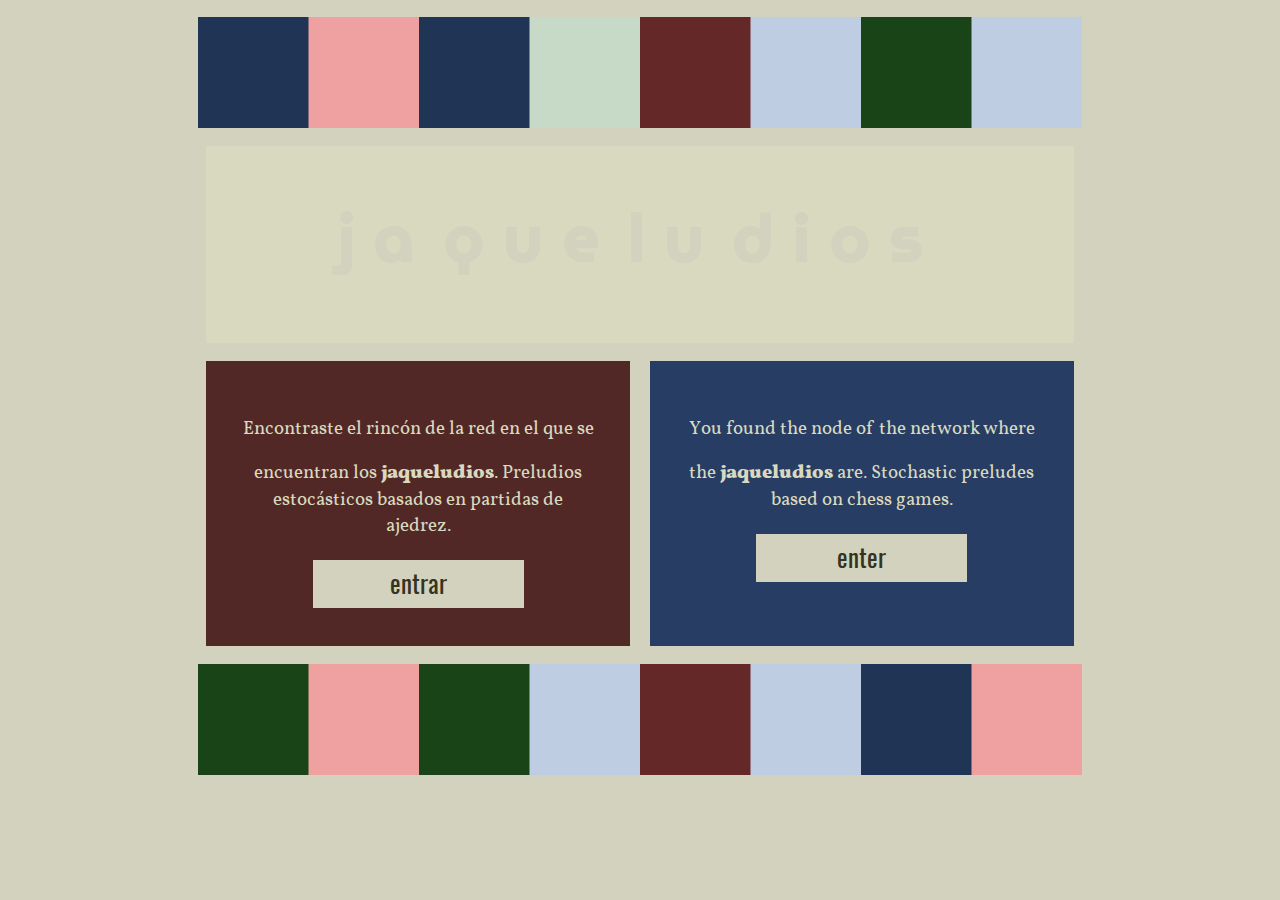
<file: public/index.html>
<!DOCTYPE html>
<html lang="">

<head>
  <meta charset="utf-8">
  <meta name="viewport" content="width=device-width, initial-scale=1.0">
	<meta property="og:title" content="jaqueludios" />
	<meta property="og:description" content="Una fusión entre la música estocástica y el ajedrez." />
	<meta property="og:image" content="https://gitlab.com/azarte/jaqueludios/-/raw/themoststable/public/assets/img/banner.png" />
  <link rel="stylesheet" href="assets/css/home.css">
  <link rel="icon" href="assets/img/logo_256.png"  type="image/png">
  <title>jaqueludios</title>
</head>

<body>
  <section class="page" id="home">
		<div class="container-1c">
      <img class="bar" src="assets/img/bars_0.png" />
    </div>
    <div class="container-1c">
      <div class="box title" >
				<h1 class=title><span class="animatedtitle syllable-1">ja</span>
				<span class="animatedtitle syllable-2">que</span>
				<span class="animatedtitle syllable-3">lu</span>
				<span class="animatedtitle syllable-1">dios</span>
			</h1>
			</div>
    </div>
    <div class="container-2c">
      <div class="box red t_center" >
        <p>Encontraste el rincón de la red en el que se encuentran los <b>jaqueludios</b>. Preludios
					estocásticos basados en partidas de ajedrez.
        </p>
        <div class="t_center"><a href="es/faq.html"><button class="big">entrar</button></a></div>
      </div>
      <div class="box blue t_center">
        <p>You found the node of the network where the <b>jaqueludios</b> are. Stochastic preludes based on
					chess games.</p>
        <div class="t_center"><a href="eng/faq.html"><button class="big">enter</button></a></div>
      </div>
    </div>
		<div class="container-1c">
      <img class="bar" src="assets/img/bars_1.png" />
    </div>
  </section>
</body>
</html>
</file>
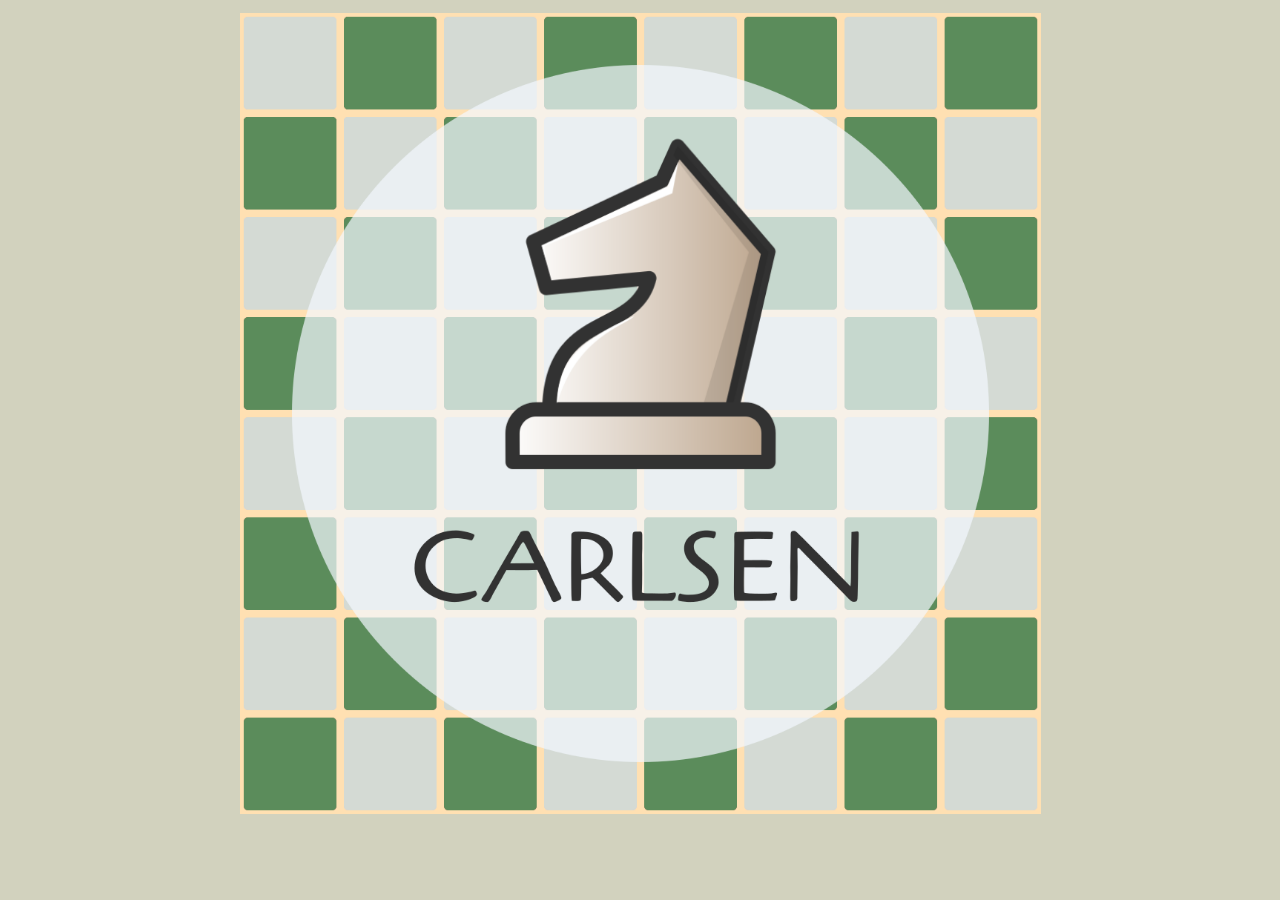
<file: public/2022_card.html>
<!DOCTYPE html>
<html lang="es">

<head>
  <meta charset="utf-8">
  <meta name="viewport" content="width=device-width, initial-scale=1.0">
	<meta name="author" content="Rodrigo Valla">
	<meta property="og:title" content="jq: 2022 card" />
	<meta property="og:description" content="Una fusión entre la música estocástica y el ajedrez." />
	<meta property="og:image" content="https://gitlab.com/azarte/jaqueludios/-/raw/themoststable/public/assets/img/banner_c.png" />
  <link rel="stylesheet" href="assets/css/page.css">
  <link rel="icon" href="assets/img/logo_64.png"  type="image/png">
  <title>jq: 2022 card</title>
	<script>
	window.onload = function(){
	const p = "assets/img/cards/card_";
	var n = Math.floor(Math.random() * 58);
	console.log(n);
	var source = p + String(n).padStart(2, "0") + ".png";
	console.log(source);
	document.getElementById("card").src = p + String(n).padStart(2, "0") + ".png";;
	}
	</script>
</head>

<body>
	<section>
	<div class="page">
		<div class="container-1c">
      	<img class="card" src="" id="card" />
    </div>
	</div>
  </section>
</body>
</html>
</file>
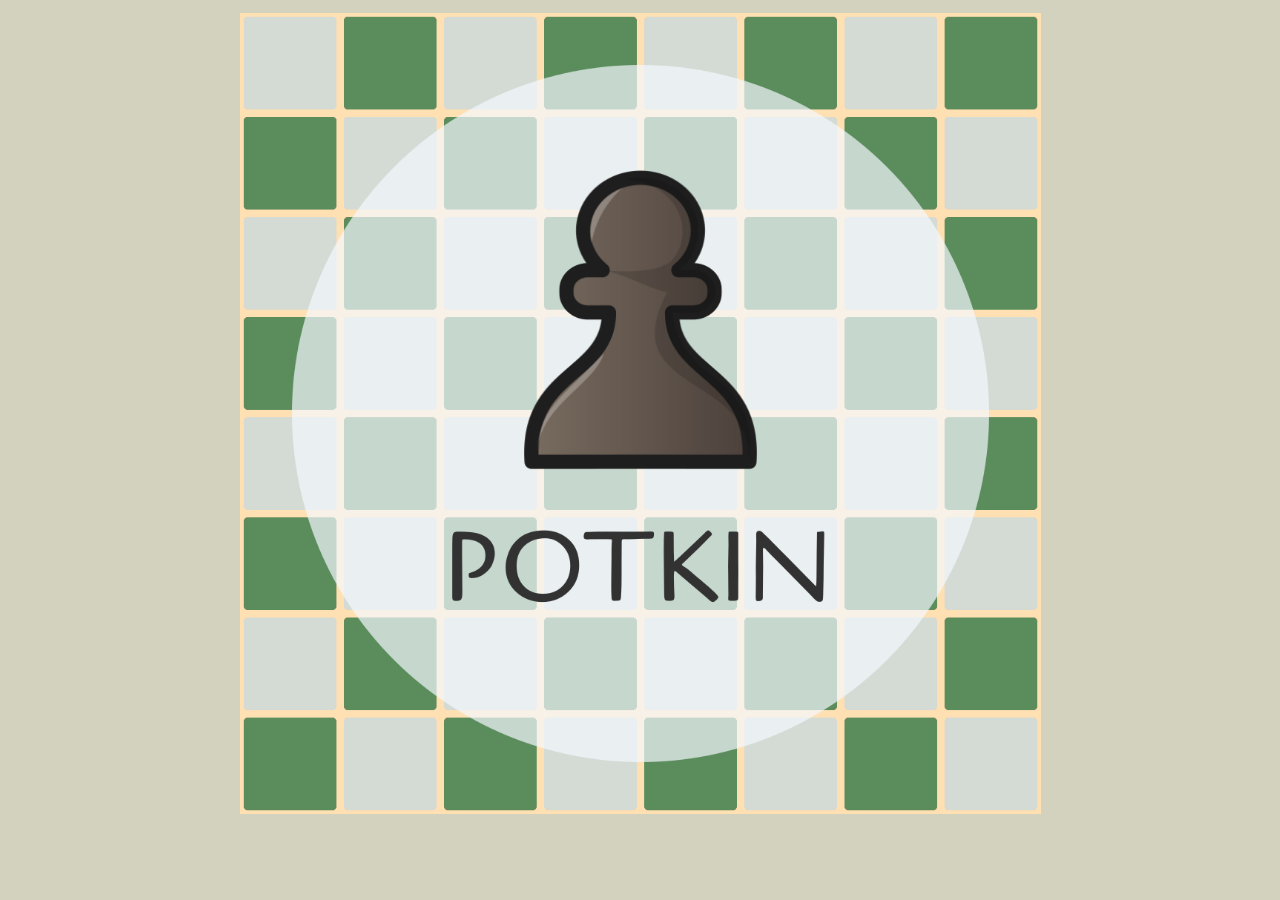
<file: public/card.html>
<!DOCTYPE html>
<html lang="es">

<head>
  <meta charset="utf-8">
  <meta name="viewport" content="width=device-width, initial-scale=1.0">
	<meta name="author" content="Rodrigo Valla">
	<meta property="og:title" content="jq: una carta" />
	<meta property="og:description" content="Una fusión entre la música estocástica y el ajedrez." />
	<meta property="og:image" content="https://gitlab.com/azarte/jaqueludios/-/raw/themoststable/public/assets/img/banner.png" />
  <link rel="stylesheet" href="assets/css/page.css">
  <link rel="icon" href="assets/img/logo_64.png"  type="image/png">
  <title>jq: una carta</title>
	<script>
	window.onload = function(){
	const p = "assets/img/cards/card_";
	var n = Math.floor(Math.random() * 58);
	console.log(n);
	var source = p + String(n).padStart(2, "0") + ".png";
	console.log(source);
	document.getElementById("card").src = p + String(n).padStart(2, "0") + ".png";;
	}
	</script>
</head>

<body>
	<section>
	<div class="page">
		<div class="container-1c">
      	<img class="card" src="" id="card" />
    </div>
	</div>
  </section>
</body>
</html>
</file>
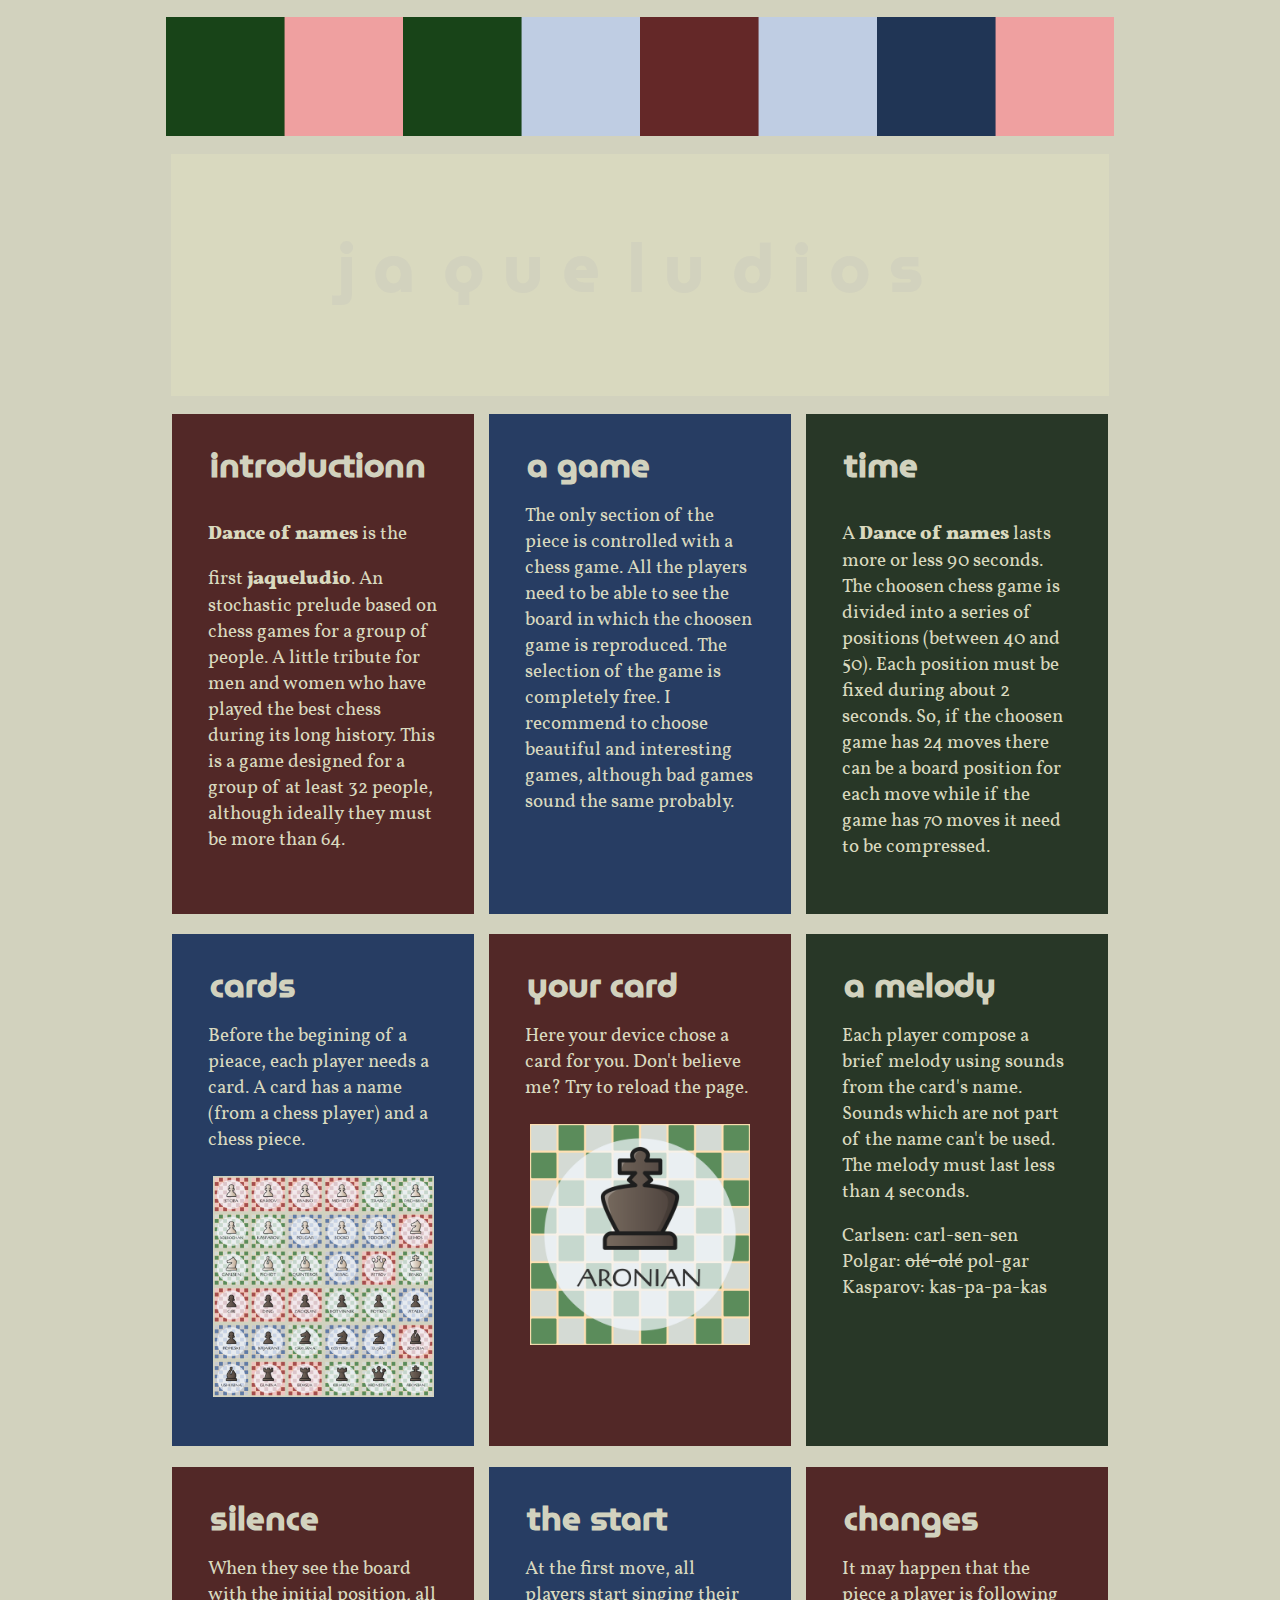
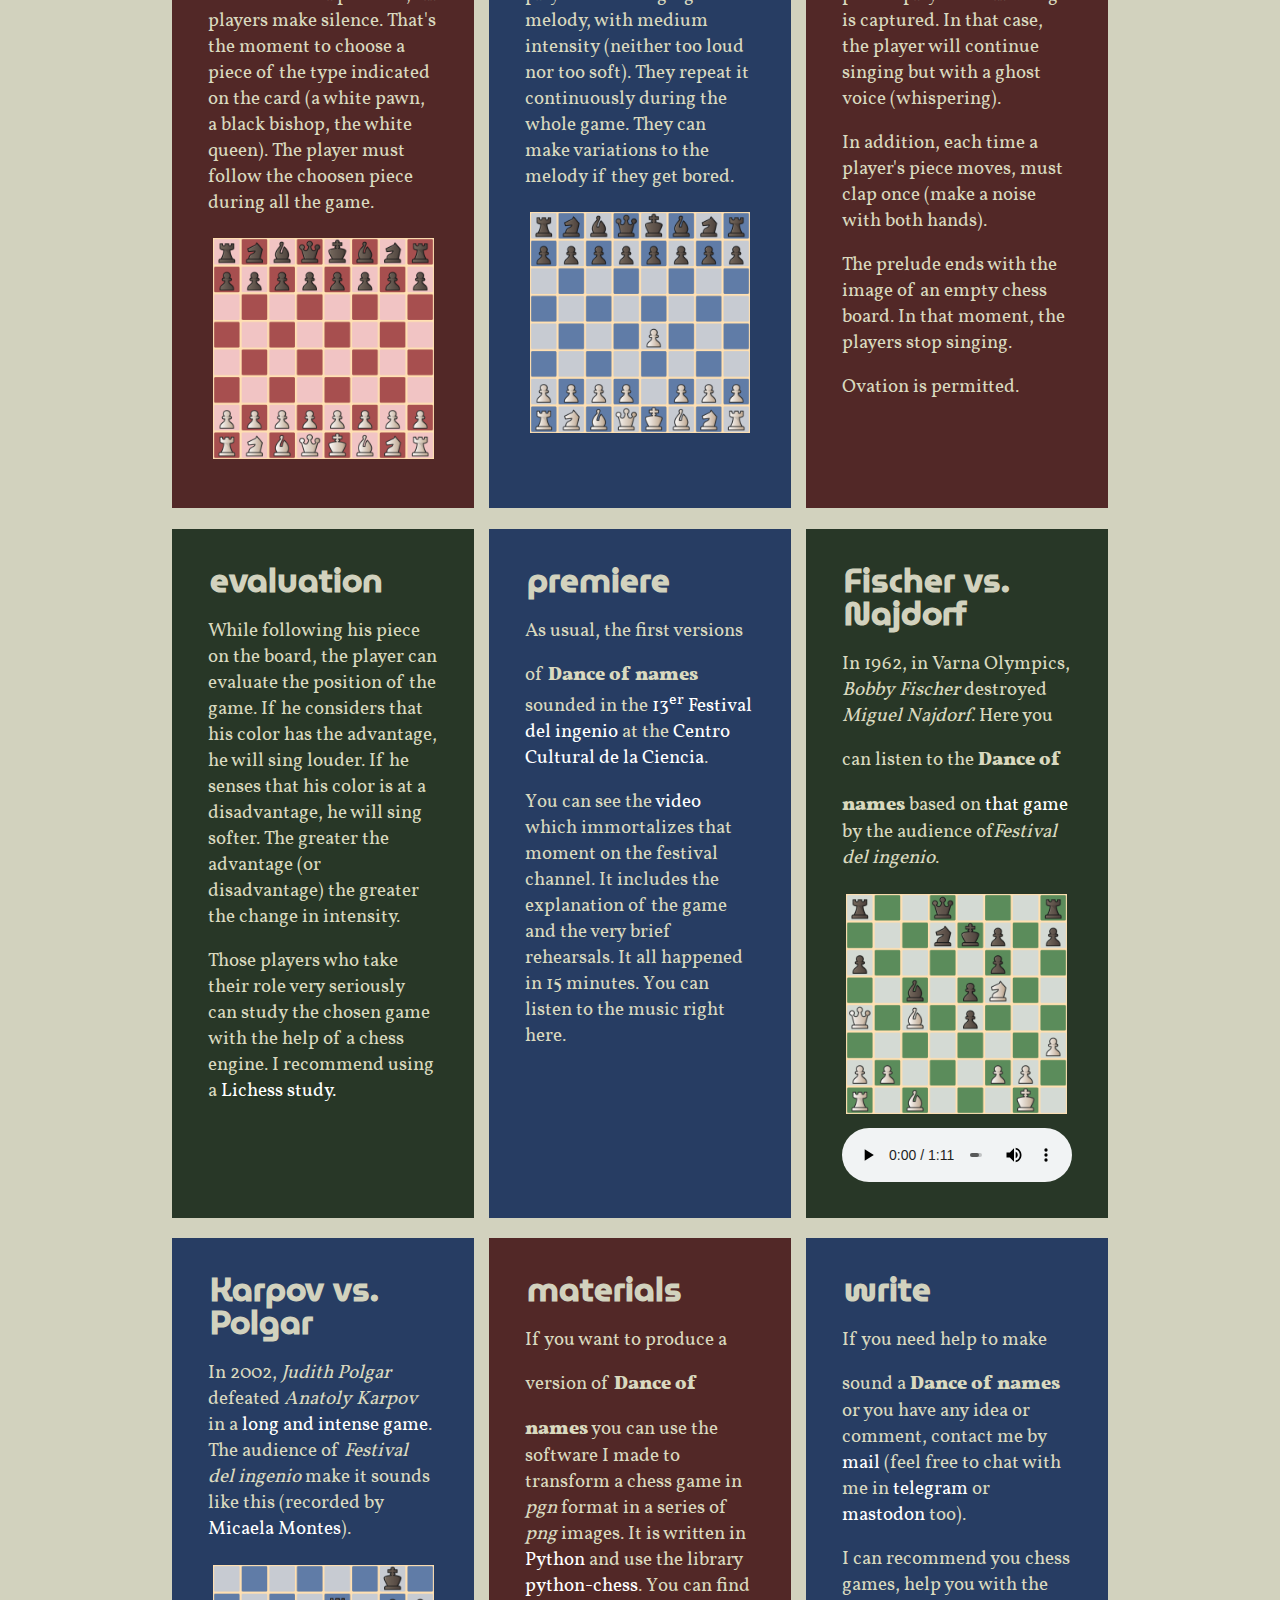
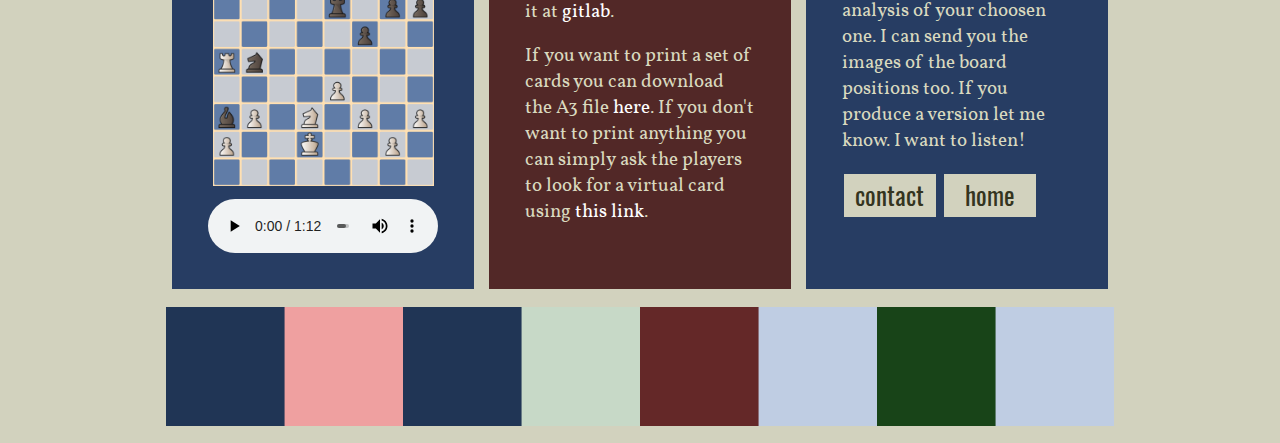
<file: public/eng/danceofnames.html>
<!DOCTYPE html>
<html lang="en">

<head>
  <meta charset="utf-8">
  <meta name="viewport" content="width=device-width, initial-scale=1.0">
	<meta name="author" content="Rodrigo Valla">
	<!-- Twitter -->
	<meta name="twitter:card" content="summary_large_image">
	<meta name="twitter:creator" content="@rvallafoto">
	<meta name="twitter:url" content="https://azarte.gitlab.io/jaqueludios">
	<meta name="twitter:title" content="jq: Danza de nombres" />
	<meta property="og:description" content="A fusion between stochastic music and chess." />
	<meta name="twitter:image" content="https://gitlab.com/azarte/jaqueludios/-/raw/themoststable/public/assets/img/banner.png">
	<!-- Open Graph -->
	<meta property="og:type" content="website">
	<meta property="og:url" content="https://azarte.gitlab.io/jaqueludios">
	<meta property="og:title" content="jq: Danza de nombres" />
	<meta property="og:description" content="A fusion between stochastic music and chess." />
	<meta property="og:image" content="https://gitlab.com/azarte/jaqueludios/-/raw/themoststable/public/assets/img/banner.png" />
  <link rel="stylesheet" href="../assets/css/page.css">
  <link rel="icon" href="../assets/img/logo_64.png"  type="image/png">
  <title>jq: Danza de nombres</title>
	<script>
	window.onload = function(){
	const p = "../assets/img/cards/card_";
	var n = Math.floor(Math.random() * 58);
	console.log(n);
	var source = p + String(n).padStart(2, "0") + ".png";
	console.log(source);
	document.getElementById("card").src = p + String(n).padStart(2, "0") + ".png";;
	}
	</script>
</head>

<body>
	<section>
	<div class="page">
		<div class="container-1c">
      <img class="bar" src="../assets/img/bars_1.png" />
    </div>
		<div class="container-1c">
      <div class="box title" >
				<h1 class=title><span class="animatedtitle syllable-1">ja</span>
				<span class="animatedtitle syllable-2">que</span>
				<span class="animatedtitle syllable-3">lu</span>
				<span class="animatedtitle syllable-1">dios</span>
			</h1>
			</div>
    </div>
		<div class="container-3c">
		<div class="box red">
			<h2>introductionn</h2>
			<p><b>Dance of names</b> is the first <b>jaqueludio</b>. An stochastic prelude based on chess games for a group
				of people. A little tribute for men and women who have played the best chess during its long history. This
				is a game designed for a group of at least 32 people, although ideally they must be more than 64.</p>
		</div>
		<div class="box blue">
			<h2>a game</h2>
			<p>The only section of the piece is controlled with a chess game. All the players need to be able to see the board
				in which the choosen game is reproduced. The selection of the game is completely free. I recommend to choose
				beautiful and interesting games, although bad games sound the same probably.</p>
		</div>
		<div class="box green">
			<h2>time</h2>
			<p>A <b>Dance of names</b> lasts more or less 90 seconds. The choosen chess game is divided into a series of
				positions (between 40 and 50). Each position must be fixed during about 2 seconds. So, if the
				choosen game has 24 moves there can be a board position for each move while if the game has 70 moves it
				need to be compressed.</p>
		</div>
		<div class="box blue">
			<h2>cards</h2>
			<p>Before the begining of a pieace, each player needs a card. A card has a name (from a chess player) and a
				chess piece.</p>
			<img src="../assets/img/cards_set2.jpg" />
    </div>
		<div class="box red">
			<h2>your card</h2>
			<p>Here your device chose a card for you. Don't believe me? Try to reload the page.</p>
				<img src="" id="card" />
    </div>
		<div class="box green">
			<h2>a melody</h2>
			<p>Each player compose a brief melody using sounds from the card's name. Sounds which are not part of the name
				can't be used. The melody must last less than 4 seconds.</p>
			<p>Carlsen: carl-sen-sen<br>
				Polgar: <strike>olé-olé</strike> pol-gar<br>
				Kasparov: kas-pa-pa-kas</p>
    </div>
		<div class="box red">
			<h2>silence</h2>
			<p>When they see the board with the initial position, all players make silence. That's the moment to
				choose a piece of the type indicated on the card (a white pawn, a black bishop, the white queen). The player
				must follow the choosen piece during all the game.</p>
				<img src="../assets/img/start_board.png" />
    </div>
		<div class="box blue">
			<h2>the start</h2>
			<p>At the first move, all players start singing their melody, with medium intensity (neither too loud nor too soft).
				They repeat it continuously during the whole game. They can make variations to the melody if they get bored.</p>
				<img src="../assets/img/first_move.png" />
    </div>
		<div class="box red">
			<h2>changes</h2>
			<p>It may happen that the piece a player is following is captured. In that case, the player will continue singing
			but with a ghost voice (whispering).</p>
			<p>In addition, each time a player's piece moves, must clap once (make a noise with both hands).</p>
			<p>The prelude ends with the image of an empty chess board. In that moment, the players stop singing.</p>
			<p>Ovation is permitted.</p>
    </div>
		<div class="box green">
			<h2>evaluation</h2>
			<p>While following his piece on the board, the player can evaluate the position of the game. If he considers that
				his color has the advantage, he will sing louder. If he senses that his color is at a disadvantage, he will sing
				softer. The greater the advantage (or disadvantage) the greater the change in intensity.</p>
				<p>Those players who take their role very seriously can study the chosen game with the help of a chess engine.
					I recommend using a <a target="_blank" href="https://lichess.org/study">Lichess study.</a></p>
    </div>
		<div class="box blue">
			<h2>premiere</h2>
			<p>As usual, the first versions of <b>Dance of names</b> sounded in the
				<a target="_blank" href="http://festivaldelingenio.com.ar">13<sup>er</sup> Festival del ingenio</a> at the
				<a target="_blank" href="https://twitter.com/ccdelaciencia">Centro Cultural de la Ciencia</a>.</p>
			<p>You can see the <a target="_blank" href="https://youtu.be/VJB_F9mMtdY">video</a> which immortalizes that
				moment on the festival channel. It includes the explanation of the game and the very brief rehearsals. It all
				happened in 15 minutes. You can listen to the music right here.</p>
    </div>
		<div class="box green">
			<h2>Fischer vs. Najdorf</h2>
			<p>In 1962, in Varna Olympics, <i>Bobby Fischer</i> destroyed <i>Miguel Najdorf</i>. Here you can listen to the
				<b>Dance of names</b> based on <a target="_blank" href="https://lichess.org/study/QEJqRJcu/IHWV4WMR">that game</a>
				by the audience of<i>Festival del ingenio</i>.</p>
				<img src="../assets/img/fischernajdorf_1962.png" />
				<audio controls><source src="../assets/audio/g4g_fischernajdorf1962_mezcla.ogg">
								<source src="../assets/audio/g4g_fischernajdorf1962_mezcla.mp3"></audio>
    </div>
		<div class="box blue">
			<h2>Karpov vs. Polgar</h2>
			<p>In 2002, <i>Judith Polgar</i> defeated <i>Anatoly Karpov</i> in a <a target="_blank"
				href="https://lichess.org/study/QEJqRJcu/cXtjJsFE">long and intense game</a>. The audience of
				<i>Festival del ingenio</i> make it sounds like this (recorded by <a href="">Micaela Montes</a>).</p>
				<img src="../assets/img/karpovpolgar_2002.png" />
				<audio controls><source src="../assets/audio/g4g_karpovpolgar2002_mezcla.ogg">
								<source src="../assets/audio/g4g_karpovpolgar2002_mezcla.mp3"></audio>
    </div>
		<div class="box red">
			<h2>materials</h2>
			<p>If you want to produce a version of <b>Dance of names</b> you can use the software I made to
			transform a chess game in <i>pgn</i> format in a series of <i>png</i> images.
			It is written in <a target="_blank" href="https://www.python.org/">Python</a> and use the library
			<a target="_blank" href="https://python-chess.readthedocs.io/">python-chess</a>. You can find it at
			<a target="_blank" href="https://gitlab.com/azarte/jaqueludios/-/tree/themoststable/tools">gitlab</a>.</p>
			<p>If you want to print a set of cards you can download the A3 file
			<a target="_blank" href="https://gitlab.com/azarte/jaqueludios/-/tree/themoststable/assets/svg">here</a>.
			If you don't want to print anything you can simply ask the players to look for a virtual card using
			<a target="_blank" href="https://bit.ly/jaquecarta">this link</a>.
    </div>
		<div class="box blue">
			<h2>write</h2>
			<p>If you need help to make sound a <b>Dance of names</b> or you have any idea or comment, contact me by
			<a href="mailto:rodrigovalla@protonmail.ch">mail</a> (feel free to chat with me in
			<a href="https://t.me/rvalla">telegram</a> or <a rel="me" href="https://fosstodon.org/@rvalla">mastodon</a> too).</p>
			<p>I can recommend you chess games, help you with the analysis of your choosen one. I can send you the images
			of the board positions too. If you produce a version let me know. I want to listen!</p>
			<p><a href="mailto:rodrigovalla@protonmail.ch"><button class="small">contact</button></a>
				<a href="faq.html"><button class="small">home</button></a></p>
    </div>
		</div>
		<div class="container-1c">
      <img class="bar" src="../assets/img/bars_0.png" />
    </div>
	</div>
  </section>
</body>
</html>
</file>
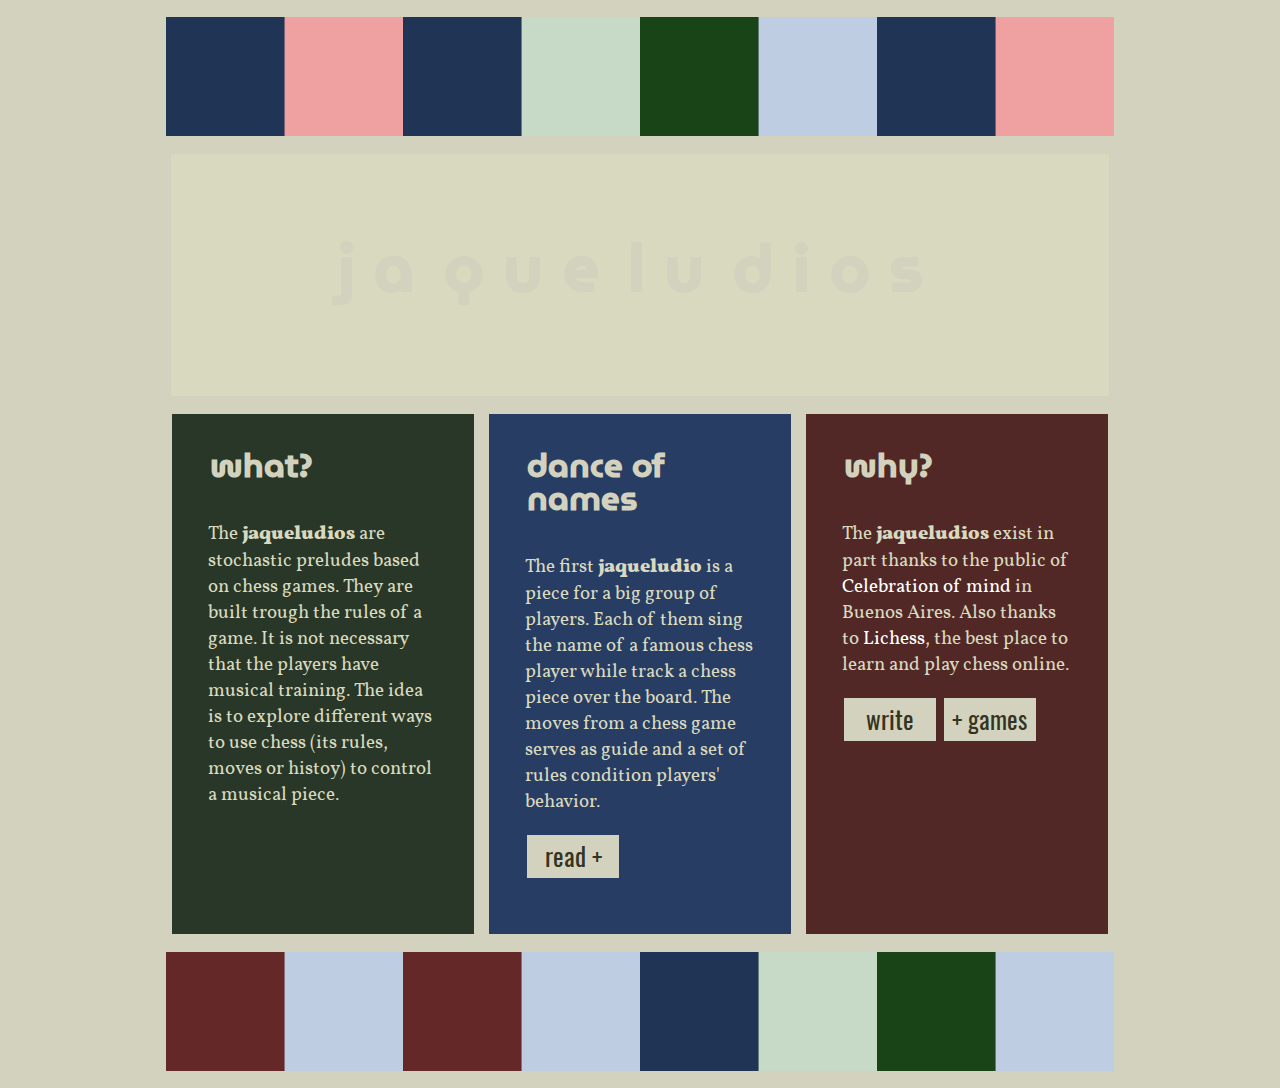
<file: public/eng/faq.html>
<!DOCTYPE html>
<html lang="en">

<head>
  <meta charset="utf-8">
  <meta name="viewport" content="width=device-width, initial-scale=1.0">
	<meta name="author" content="Rodrigo Valla">
	<!-- Twitter -->
	<meta name="twitter:card" content="summary_large_image">
	<meta name="twitter:creator" content="@rvallafoto">
	<meta name="twitter:url" content="https://azarte.gitlab.io/jaqueludios">
	<meta name="twitter:title" content="jq: faq" />
	<meta name="twitter:description" content="A fusion between stochastic music and chess." />
	<meta name="twitter:image" content="https://gitlab.com/azarte/jaqueludios/-/raw/themoststable/public/assets/img/banner.png">
	<!-- Open Graph -->
	<meta property="og:type" content="website">
	<meta property="og:url" content="https://azarte.gitlab.io/jaqueludios">
	<meta property="og:title" content="jq: faq" />
	<meta property="og:description" content="A fusion between stochastic music and chess." />
	<meta property="og:image" content="https://gitlab.com/azarte/jaqueludios/-/raw/themoststable/public/assets/img/banner.png" />
  <link rel="stylesheet" href="../assets/css/page.css">
  <link rel="icon" href="../assets/img/logo_64.png"  type="image/png">
  <title>jq: faq</title>
</head>

<body>
	<section>
	<div class="page">
		<div class="container-1c">
      <img class="bar" src="../assets/img/bars_2.png" />
    </div>
		<div class="container-1c">
      <div class="box title" >
				<h1 class=title><span class="animatedtitle syllable-1">ja</span>
				<span class="animatedtitle syllable-2">que</span>
				<span class="animatedtitle syllable-3">lu</span>
				<span class="animatedtitle syllable-1">dios</span>
			</h1>
			</div>
    </div>
		<div class="container-3c">
		<div class="box green">
			<h2>what?</h2>
			<p>The <b>jaqueludios</b> are stochastic preludes based on chess games. They are built trough the rules of
				a game. It is not necessary that the players have musical training. The idea is to explore different
				ways to use chess (its rules, moves or histoy) to control a musical piece.</p>
		</div>
		<div class="box blue">
			<h2>dance of names</h2>
			<p>The first <b>jaqueludio</b> is a piece for a big group of players. Each of them sing the name of
				a famous chess player while track a chess piece over the board. The moves from a chess game serves
				as guide and a set of rules condition players' behavior.</p>
			<p><a href="danceofnames.html"><button class="small">read +</button></a></p>
		</div>
		<div class="box red">
			<h2>why?</h2>
			<p>The <b>jaqueludios</b> exist in part thanks to the public of <a href="https://festivaldelingenio.com.ar">
			Celebration of mind</a> in Buenos Aires. Also thanks to <a href="https://lichess.org">Lichess</a>,
			the best place to learn and play chess online.</p>
		<p><a href="mailto:rodrigovalla@protonmail.ch"><button class="small">write</button></a>
			<a href="https://azarte.gitlab.io/eng/musicalgames.html"><button class="small">+ games</button></a></p>
		</div>
		</div>
		<div class="container-1c">
      <img class="bar" src="../assets/img/bars_3.png" />
    </div>
	</div>
  </section>
</body>
</html>
</file>
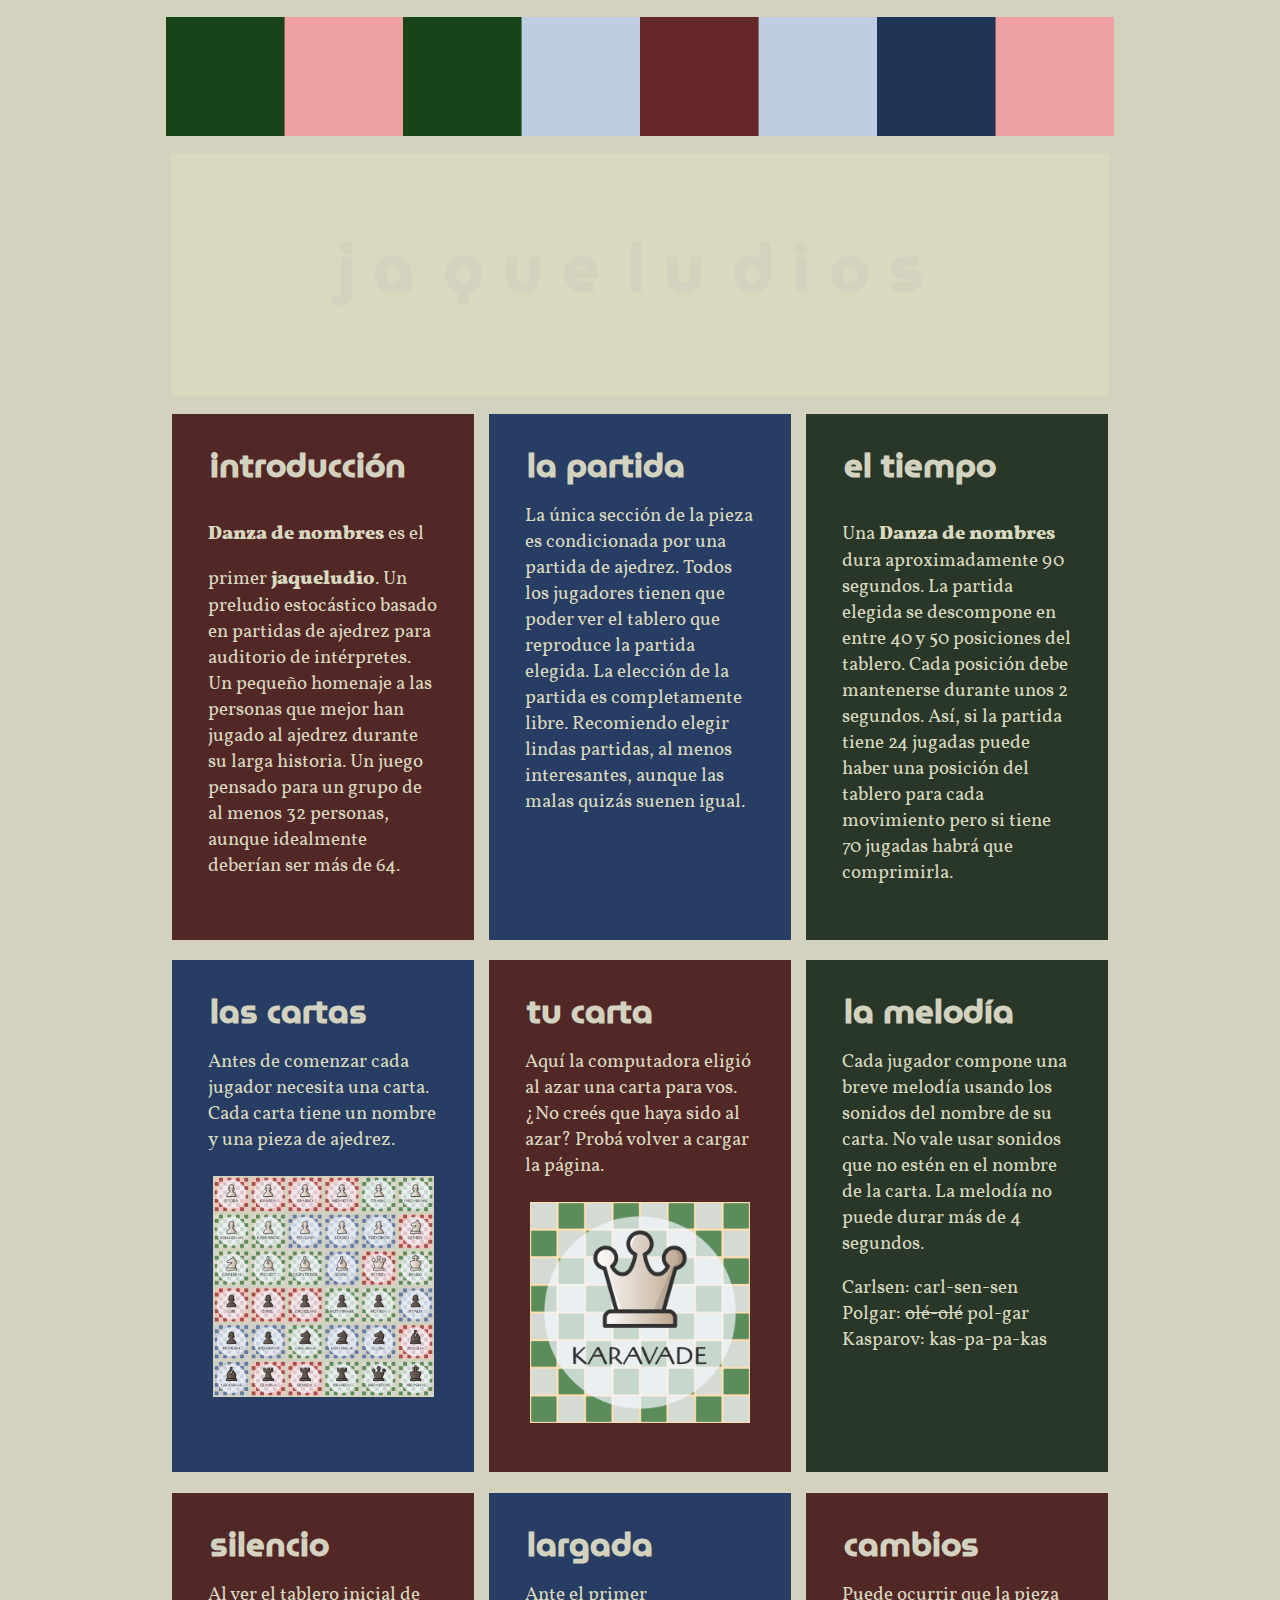
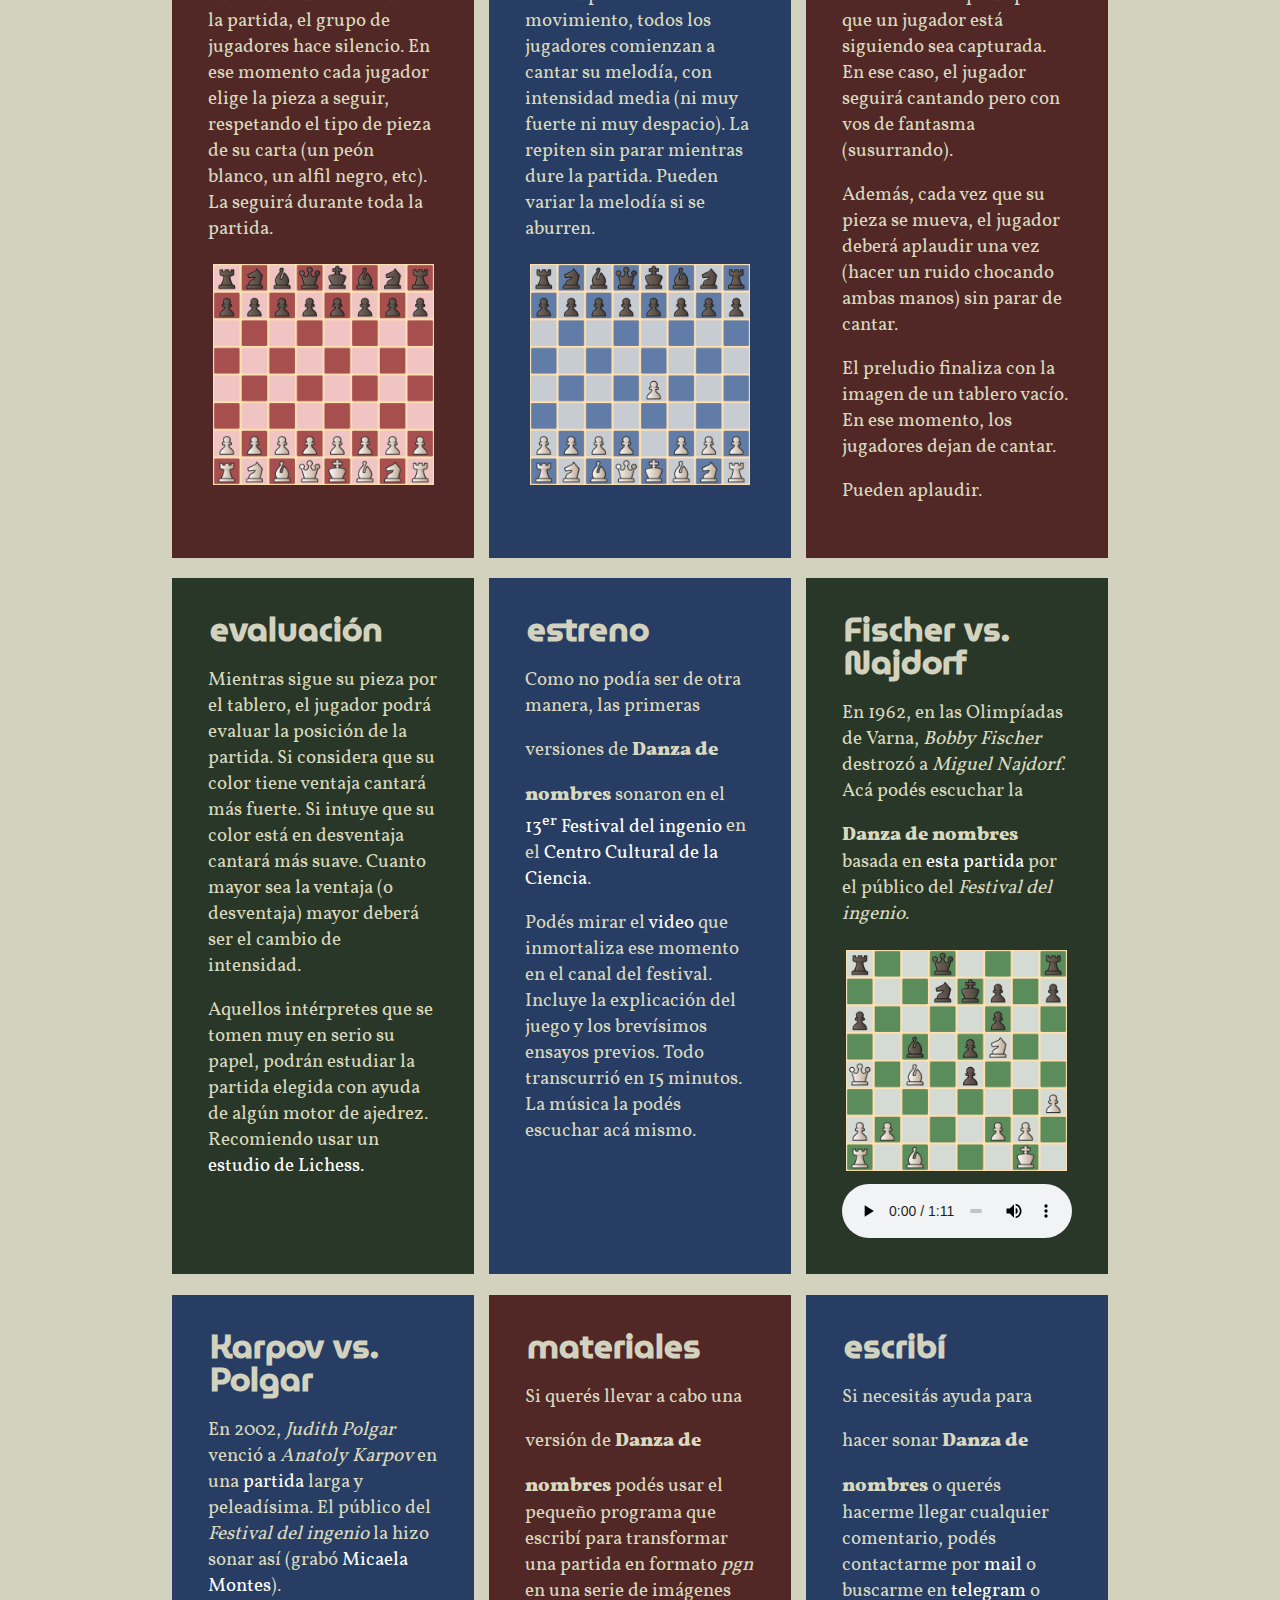
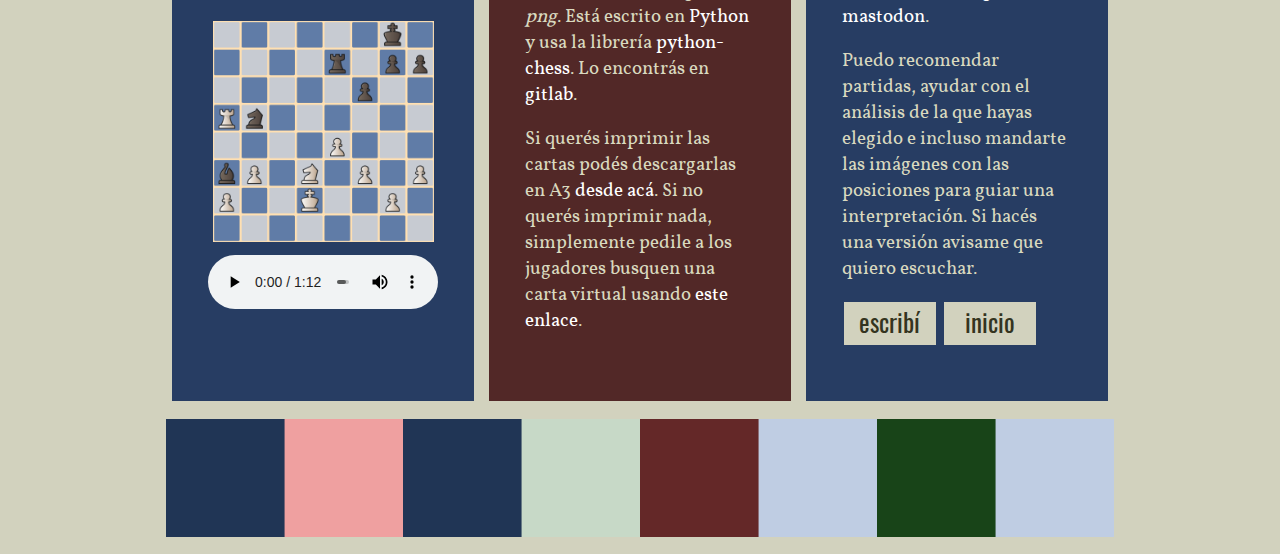
<file: public/es/danzadenombres.html>
<!DOCTYPE html>
<html lang="es">

<head>
  <meta charset="utf-8">
  <meta name="viewport" content="width=device-width, initial-scale=1.0">
	<meta name="author" content="Rodrigo Valla">
	<!-- Twitter -->
	<meta name="twitter:card" content="summary_large_image">
	<meta name="twitter:creator" content="@rvallafoto">
	<meta name="twitter:url" content="https://azarte.gitlab.io/jaqueludios">
	<meta name="twitter:title" content="jq: Danza de nombres" />
	<meta name="twitter:description" content="Una fusión entre la música estocástica y el ajedrez." />
	<meta name="twitter:image" content="https://gitlab.com/azarte/jaqueludios/-/raw/themoststable/public/assets/img/banner.png">
	<!-- Open Graph -->
	<meta property="og:type" content="website">
	<meta property="og:url" content="https://azarte.gitlab.io/jaqueludios">
	<meta property="og:title" content="jq: Danza de nombres" />
	<meta property="og:description" content="Una fusión entre la música estocástica y el ajedrez." />
	<meta property="og:image" content="https://gitlab.com/azarte/jaqueludios/-/raw/themoststable/public/assets/img/banner.png" />
  <link rel="stylesheet" href="../assets/css/page.css">
  <link rel="icon" href="../assets/img/logo_64.png"  type="image/png">
  <title>jq: Danza de nombres</title>
	<script>
	window.onload = function(){
	const p = "../assets/img/cards/card_";
	var n = Math.floor(Math.random() * 58);
	console.log(n);
	var source = p + String(n).padStart(2, "0") + ".png";
	console.log(source);
	document.getElementById("card").src = p + String(n).padStart(2, "0") + ".png";;
	}
	</script>
</head>

<body>
	<section>
	<div class="page">
		<div class="container-1c">
      <img class="bar" src="../assets/img/bars_1.png" />
    </div>
		<div class="container-1c">
      <div class="box title" >
				<h1 class=title><span class="animatedtitle syllable-1">ja</span>
				<span class="animatedtitle syllable-2">que</span>
				<span class="animatedtitle syllable-3">lu</span>
				<span class="animatedtitle syllable-1">dios</span>
			</h1>
			</div>
    </div>
		<div class="container-3c">
		<div class="box red">
			<h2>introducción</h2>
			<p><b>Danza de nombres</b> es el primer <b>jaqueludio</b>. Un preludio estocástico basado en partidas de
				ajedrez para auditorio de intérpretes. Un pequeño homenaje a las personas que mejor han jugado al ajedrez
				durante su larga historia. Un juego pensado para un grupo de al menos 32 personas, aunque idealmente deberían
				ser más de 64.</p>
		</div>
		<div class="box blue">
			<h2>la partida</h2>
			<p>La única sección de la pieza es condicionada por una partida de ajedrez. Todos los jugadores tienen que poder
				ver el tablero que reproduce la partida elegida. La elección de la partida es comple&shy;ta&shy;mente libre.
			 Recomiendo elegir lindas partidas, al menos interesantes, aunque las malas quizás suenen igual.</p>
		</div>
		<div class="box green">
			<h2>el tiempo</h2>
			<p>Una <b>Danza de nombres</b> dura aproxi&shy;ma&shy;da&shy;mente 90 segundos. La partida elegida se descompone
				en entre 40 y 50 posiciones del tablero. Cada posición debe mantenerse durante unos 2 segundos.
				Así, si la partida tiene 24 jugadas puede haber una posición del tablero para cada
				movimiento pero si tiene 70 jugadas habrá que comprimirla.</p>
		</div>
		<div class="box blue">
			<h2>las cartas</h2>
			<p>Antes de comenzar cada jugador necesita una carta. Cada carta tiene un nombre y una pieza de ajedrez.</p>
			<img src="../assets/img/cards_set2.jpg" />
    </div>
		<div class="box red">
			<h2>tu carta</h2>
			<p>Aquí la computadora eligió al azar una carta para vos. ¿No creés que haya sido al azar? Probá volver a cargar
			la página.</p>
				<img src="" id="card" />
    </div>
		<div class="box green">
			<h2>la melodía</h2>
			<p>Cada jugador compone una breve melodía usando los sonidos del nombre de su carta. No vale usar sonidos que
				no estén en el nombre de la carta. La melodía no puede durar más de 4 segundos.</p>
			<p>Carlsen: carl-sen-sen<br>
				Polgar: <strike>olé-olé</strike> pol-gar<br>
				Kasparov: kas-pa-pa-kas</p>
    </div>
		<div class="box red">
			<h2>silencio</h2>
			<p>Al ver el tablero inicial de la partida, el grupo de jugadores hace silencio. En ese momento cada jugador
				elige la pieza a seguir, respetando el tipo de pieza de su carta (un peón blanco, un alfil negro, etc). La seguirá
				durante toda la partida.</p>
				<img src="../assets/img/start_board.png" />
    </div>
		<div class="box blue">
			<h2>largada</h2>
			<p>Ante el primer movimiento, todos los jugadores comienzan a cantar su melodía, con intensidad media (ni
				muy fuerte ni muy despacio). La repiten sin parar mientras dure la partida. Pueden variar la melodía si
				se aburren.</p>
				<img src="../assets/img/first_move.png" />
    </div>
		<div class="box red">
			<h2>cambios</h2>
			<p>Puede ocurrir que la pieza que un jugador está siguiendo sea capturada. En ese caso, el jugador seguirá cantando
				pero con vos de fantasma (susurrando).</p>
			<p>Además, cada vez que su pieza se mueva, el jugador deberá aplaudir una vez (hacer un ruido chocando ambas
				manos) sin parar de cantar.</p>
			<p>El preludio finaliza con la imagen de un tablero vacío. En ese momento, los jugadores dejan de cantar.</p>
			<p>Pueden aplaudir.</p>
    </div>
		<div class="box green">
			<h2>evaluación</h2>
			<p>Mientras sigue su pieza por el tablero, el jugador podrá evaluar la posición de la partida. Si considera que
				su color tiene ventaja cantará más fuerte. Si intuye que su color está en desventaja cantará más suave. Cuanto
				mayor sea la ventaja (o desventaja) mayor deberá ser el cambio de intensidad.</p>
				<p>Aquellos intérpretes que se tomen muy en serio su papel, podrán estudiar la partida elegida con ayuda de
					algún motor de ajedrez. Recomiendo usar un <a target="_blank" href="https://lichess.org/study">estudio de Lichess.</a></p>
    </div>
		<div class="box blue">
			<h2>estreno</h2>
			<p>Como no podía ser de otra manera, las primeras versiones de <b>Danza de nombres</b> sonaron en el
				<a target="_blank" href="http://festivaldelingenio.com.ar">13<sup>er</sup> Festival del ingenio</a> en
				el <a target="_blank" href="https://twitter.com/ccdelaciencia">Centro Cultural de la Ciencia</a>.</p>
			<p>Podés mirar el <a target="_blank" href="https://youtu.be/VJB_F9mMtdY">video</a> que inmortaliza ese momento
				en el canal del festival. Incluye la explicación del juego y los brevísimos
				ensayos previos. Todo transcurrió en 15 minutos. La música la podés escuchar acá mismo.</p>
    </div>
		<div class="box green">
			<h2>Fischer vs. Najdorf</h2>
			<p>En 1962, en las Olimpíadas de Varna, <i>Bobby Fischer</i> destrozó a <i>Miguel Najdorf</i>. Acá podés escuchar
				la <b>Danza de nombres</b> basada en <a target="_blank" href="https://lichess.org/study/QEJqRJcu/IHWV4WMR">esta
				partida</a> por el público del <i>Festival del ingenio</i>.</p>
				<img src="../assets/img/fischernajdorf_1962.png" />
				<audio controls><source src="../assets/audio/g4g_fischernajdorf1962_mezcla.ogg">
								<source src="../assets/audio/g4g_fischernajdorf1962_mezcla.mp3"></audio>
    </div>
		<div class="box blue">
			<h2>Karpov vs. Polgar</h2>
			<p>En 2002, <i>Judith Polgar</i> venció a <i>Anatoly Karpov</i> en una <a target="_blank"
				href="https://lichess.org/study/QEJqRJcu/cXtjJsFE">partida</a> larga y peleadísima. El público
				del <i>Festival del ingenio</i> la hizo sonar así (grabó
				<a href="">Micaela Montes</a>).</p>
				<img src="../assets/img/karpovpolgar_2002.png" />
				<audio controls><source src="../assets/audio/g4g_karpovpolgar2002_mezcla.ogg">
								<source src="../assets/audio/g4g_karpovpolgar2002_mezcla.mp3"></audio>
    </div>
		<div class="box red">
			<h2>materiales</h2>
			<p>Si querés llevar a cabo una versión de <b>Danza de nombres</b> podés usar el pequeño programa que
			escribí para transformar una partida en formato <i>pgn</i> en una serie de imágenes <i>png</i>.
			Está escrito en <a target="_blank" href="https://www.python.org/">Python</a> y usa la librería
			<a target="_blank" href="https://python-chess.readthedocs.io/">python-chess</a>. Lo encontrás en
			<a target="_blank" href="https://gitlab.com/azarte/jaqueludios/-/tree/themoststable/tools">gitlab</a>.</p>
			<p>Si querés imprimir las cartas podés descargarlas en A3
			<a target="_blank" href="https://gitlab.com/azarte/jaqueludios/-/tree/themoststable/assets/svg">desde acá</a>.
			Si no querés imprimir nada, simplemente pedile a los jugadores busquen una carta virtual usando
			<a target="_blank" href="https://bit.ly/jaquecarta">este enlace</a>.
    </div>
		<div class="box blue">
			<h2>escribí</h2>
			<p>Si necesitás ayuda para hacer sonar <b>Danza de nombres</b> o querés hacerme llegar cualquier
			comentario, podés contactarme por <a href="mailto:rodrigovalla@protonmail.ch">mail</a> o buscarme
			en <a href="https://t.me/rvalla">telegram</a> o <a rel="me" href="https://fosstodon.org/@rvalla">mastodon</a>.</p>
			<p>Puedo recomendar partidas, ayudar con el análisis de la que hayas elegido e incluso mandarte las imágenes
			con las posiciones para guiar una interpretación. Si hacés una versión avisame que quiero escuchar.</p>
			<p><a href="mailto:rodrigovalla@protonmail.ch"><button class="small">escribí</button></a>
				<a href="faq.html"><button class="small">inicio</button></a></p>
    </div>
		</div>
		<div class="container-1c">
      <img class="bar" src="../assets/img/bars_0.png" />
    </div>
	</div>
  </section>
</body>
</html>
</file>
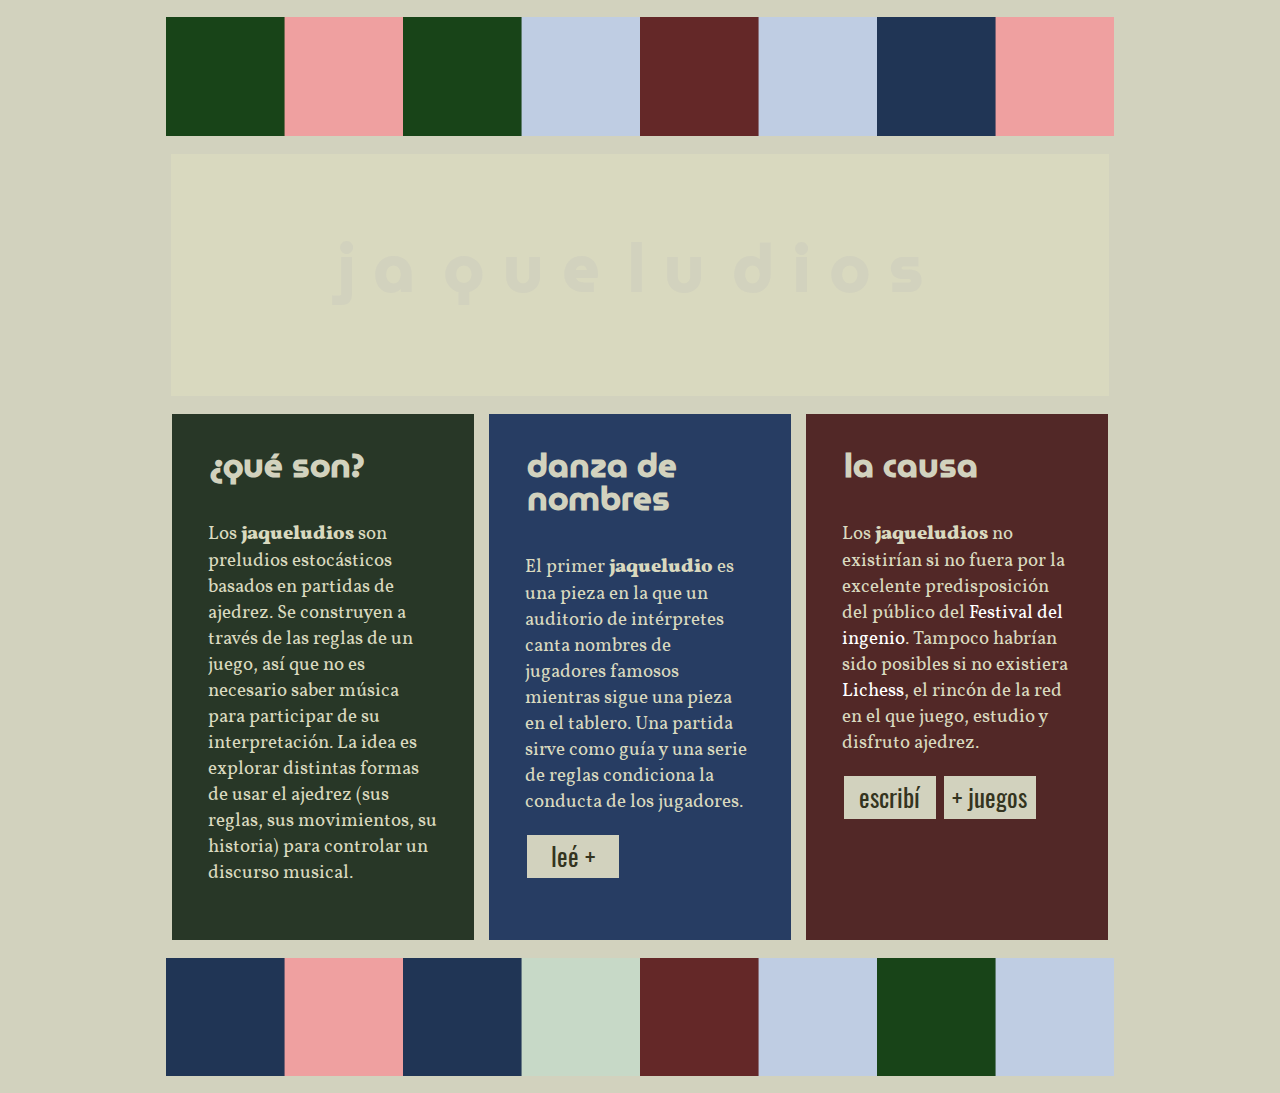
<file: public/es/faq.html>
<!DOCTYPE html>
<html lang="es">

<head>
  <meta charset="utf-8">
  <meta name="viewport" content="width=device-width, initial-scale=1.0">
	<meta name="author" content="Rodrigo Valla">
	<!-- Twitter -->
	<meta name="twitter:card" content="summary_large_image">
	<meta name="twitter:creator" content="@rvallafoto">
	<meta name="twitter:url" content="https://azarte.gitlab.io/jaqueludios">
	<meta name="twitter:title" content="jq: faq" />
	<meta name="twitter:description" content="Una fusión entre la música estocástica y el ajedrez." />
	<meta name="twitter:image" content="https://gitlab.com/azarte/jaqueludios/-/raw/themoststable/public/assets/img/banner.png">
	<!-- Open Graph -->
	<meta property="og:type" content="website">
	<meta property="og:url" content="https://azarte.gitlab.io/jaqueludios">
	<meta property="og:title" content="jq: faq" />
	<meta property="og:description" content="Una fusión entre la música estocástica y el ajedrez." />
	<meta property="og:image" content="https://gitlab.com/azarte/jaqueludios/-/raw/themoststable/public/assets/img/banner.png" />
  <link rel="stylesheet" href="../assets/css/page.css">
  <link rel="icon" href="../assets/img/logo_64.png"  type="image/png">
  <title>jq: faq</title>
</head>

<body>
	<section>
	<div class="page">
		<div class="container-1c">
      <img class="bar" src="../assets/img/bars_1.png" />
    </div>
		<div class="container-1c">
      <div class="box title" >
				<h1 class=title><span class="animatedtitle syllable-1">ja</span>
				<span class="animatedtitle syllable-2">que</span>
				<span class="animatedtitle syllable-3">lu</span>
				<span class="animatedtitle syllable-1">dios</span>
			</h1>
			</div>
    </div>
		<div class="container-3c">
		<div class="box green">
			<h2>¿qué son?</h2>
			<p>Los <b>jaqueludios</b> son preludios estocásticos basados en partidas de ajedrez. Se construyen a través
			de las reglas de un juego, así que no es necesario saber música para participar de su interpretación. La idea
			es explorar distintas formas de usar el ajedrez (sus reglas, sus movimientos, su historia) para controlar
			un discurso musical.</p>
		</div>
		<div class="box blue">
			<h2>danza de nombres</h2>
			<p>El primer <b>jaqueludio</b> es una pieza en la que un auditorio
			de intérpretes canta nombres de jugadores famosos mientras sigue una pieza en el tablero.
			Una partida sirve como guía y una serie de reglas condiciona la conducta de los jugadores.</p>
			<p><a href="danzadenombres.html"><button class="small">leé +</button></a></p>
		</div>
		<div class="box red">
			<h2>la causa</h2>
			<p>Los <b>jaqueludios</b> no existirían si no fuera por la excelente predisposición del público del
			<a href="https://festivaldelingenio.com.ar">Festival del ingenio</a>. Tampoco habrían sido posibles
		 	si no existiera <a href="https://lichess.org">Lichess</a>, el rincón de la red en el que juego,
			estudio y disfruto ajedrez.</p>
		<p><a href="mailto:rodrigovalla@protonmail.ch"><button class="small">escribí</button></a>
			<a href="https://azarte.gitlab.io/es/juegosmusicales.html"><button class="small">+ juegos</button></a></p>
		</div>
		</div>
		<div class="container-1c">
      <img class="bar" src="../assets/img/bars_0.png" />
    </div>
	</div>
  </section>
</body>
</html>
</file>
<file: public/assets/css/home.css>
@font-face {
  font-family: moderno;
  src: url(../font/MuseoModerno.ttf);
}

@font-face {
  font-family: oswald;
  src: url(../font/Oswald-Regular.ttf);
}

@font-face {
  font-family: vollkorn;
  src: url(../font/Vollkorn-Regular.ttf);
}

@font-face {
  font-family: vollkorn;
  src: url(../font/Vollkorn-Bold.ttf);
	font-weight: bold;
}

html {
  justify-content: center;
  align-items: center;
  overflow-x: hidden;
  overflow-Y: scroll;
}

* {
  box-sizing: border-box;
}

body {
  font-size: 120%;
  font-family: "vollkorn", "Trebuchet MS", sans-serif;
  color: #d9d9bf;
  display: grid;
  background-color: #d2d2be;
}

.page {
  display: grid;
  width: 50%;
  margin-right: auto;
  margin-left: auto;
  margin-top: auto;
  margin-bottom: auto;
}

.container-1c, .container-2c {
  display: grid;
  width: 100%;
  margin-right: auto;
  margin-left: auto;
  margin-top: auto;
  margin-bottom: auto;
  grid-gap: 0.2vw;
}

.container-1c {
  grid-template-columns: 1fr;
}

.container-2c {
  grid-template-columns: 1fr 1fr;
}

.box {
  width: 96%;
  float: center;
  margin-top: 1vh;
	margin-left: auto;
	margin-right: auto;
	margin-bottom: 1vh;
  padding: 4vh;
	border-radius: 0px;
}

.box.title {
	width: 99%;
	background-color: #d9d9bff4;
}

.box.red {
	background-color: #4c2020f4;
}

.box.green {
	background-color: #203020f4;
}

.box.blue {
	background-color: #1f365ff4;
}

button {
  background-color: #d2d2be;
  font-family: "oswald", "Trebuchet MS", sans-serif;
  font-size: 130%;
  border: none;
  border-radius: 0px;
  color: #343420;
  margin: 2px 2px;
  padding: 2%;
	width: 60%
  text-align: center;
  text-decoration: none;
  transition-duration: 0.4s;
}

button:hover {
  background-color: #343420;
	color: #d2d2be;
}

button:active {
	background-color: #d2d2be;
	color: #343420;
}

button.small {
  width: 35%;
}

button.big {
  width: 60%;
}

h1 {
	font-family: "moderno", "Trebuchet MS", sans-serif;
  color: #d2d2be;
  padding: 0.5vh 3vh 0.5vh 3vh;
  text-align: center;
  text-decoration: none;
}

.animatedtitle {
  font-family: "moderno", "Trebuchet MS", sans-serif;
  font-size: 3.5vw;
  font-weight: bold;
  letter-spacing: 1.5vw;
  animation: color-iteration 1s linear infinite;
}

.syllable-1 {
  --color-1: #4c2020;
  --color-2: #203020;
  --color-3: #1f365f;
}

.syllable-2 {
  --color-1: #1f365f;
  --color-2: #4c2020;
  --color-3: #203020;
}

.syllable-3 {
  --color-1: #203020;
  --color-2: #1f365f;
  --color-3: #4c2020;
}

@keyframes color-iteration {
  0%    {color: var(--color-1)}
  32%   {color: var(--color-1)}
  33%   {color: var(--color-2)}
  65%   {color: var(--color-2)}
  66%   {color: var(--color-3)}
  99%   {color: var(--color-3)}
  100%  {color: var(--color-1)}
}

@media screen and (max-width: 1600px) {
  .page {
    width: 70%;
  }
	.animatedtitle {
		font-size: 5vw;
	}
	.box.title {
		width: 98%;
	}
}

@media screen and (max-width: 1024px) {
  .page {
    width: 90%;
  }
	.animatedtitle {
		font-size: 7vw;
	}
	h1{
		padding: 2vh;
	}
}

@media screen and (max-width: 600px) {
  .page {
    width: 90%;
  }
  .container-2c {
    grid-template-columns: 1fr;
  }
  .animatedtitle {
    font-size: 7vw;
    letter-spacing: 1vw;
  }
	.box.title {
		width: 96%;
	}
	h1{
		padding: 2vh;
	}
}

img {
	display: block;
	margin-left: auto;
	margin-right: auto;
	margin-top: 1vh;
	margin-bottom: 1vh;
	width: 100%;
	border-radius: 0px;
 	padding: 0.5vh;
}

img.bar {
	padding: 0vh;
}

a {
  text-decoration: none;
}
a:link {
  color: #ffffff;
}
a:visited{
  color: #ffffff;
}
a:hover {
  color: #22ccff;
}

.t_center {
  text-align: center;
}

.t_left {
  text-align: left;
}

.t_right {
  text-align: right;
}

.t_mono {
  font-family: monospace;
	font-size: 125%;
}
</file>
<file: public/assets/css/page.css>
@font-face {
  font-family: moderno;
  src: url(../font/MuseoModerno.ttf);
}

@font-face {
  font-family: oswald;
  src: url(../font/Oswald-Regular.ttf);
}

@font-face {
  font-family: vollkorn;
  src: url(../font/Vollkorn-Regular.ttf);
}

@font-face {
  font-family: vollkorn;
  src: url(../font/Vollkorn-Bold.ttf);
	font-weight: bold;
}

html {
  justify-content: center;
  align-items: center;
  overflow-x: hidden;
  overflow-Y: scroll;
}

* {
  box-sizing: border-box;
}

body {
  font-size: 120%;
  font-family: "vollkorn", "Trebuchet MS", sans-serif;
  color: #d9d9bf;
  display: grid;
  background-color: #d2d2be;
}

.page {
  display: grid;
  width: 55%;
  margin-right: auto;
  margin-left: auto;
  margin-top: auto;
  margin-bottom: auto;
}

.column {
  display: grid;
  width: 45%;
  margin-right: auto;
  margin-left: auto;
  margin-top: auto;
  margin-bottom: auto;
}

.container-1c, .container-2c, .container-3c {
  display: grid;
  width: 100%;
  margin-right: auto;
  margin-left: auto;
  margin-top: auto;
  margin-bottom: auto;
  grid-gap: 0.2vw;
}

.container-1c {
  grid-template-columns: 1fr;
}

.container-2c {
  grid-template-columns: 1fr 1fr;
}

.container-3c {
  grid-template-columns: 1fr 1fr 1fr;
}

.box {
  width: 96%;
  float: center;
  margin-top: 1vh;
	margin-left: auto;
	margin-right: auto;
	margin-bottom: 1vh;
  padding: 4vh;
	border-radius: 0px;
}

.box.title {
	width: 99%;
	background-color: #d9d9bff4;
}

.box.red {
	background-color: #4c2020f4;
}

.box.green {
	background-color: #203020f4;
}

.box.blue {
	background-color: #1f365ff4;
}

button {
  background-color: #d2d2be;
  font-family: "oswald", "Trebuchet MS", sans-serif;
  font-size: 130%;
  border: none;
  border-radius: 0px;
  color: #343420;
  margin: 2px 2px;
  padding: 2%;
	width: 60%
  text-align: center;
  text-decoration: none;
  transition-duration: 0.4s;
}

button:hover {
  background-color: #343420;
	color: #d2d2be;
}

button:active {
	background-color: #d2d2be;
	color: #343420;
}

button.small {
  width: 40%;
}

button.big {
  width: 60%;
}

h1 {
	font-family: "moderno", "Trebuchet MS", sans-serif;
  color: #d2d2be;
  padding: 3vh;
  text-align: center;
  text-decoration: none;
}

h2, h3 {
	font-family: "moderno", "Trebuchet MS", sans-serif;
  color: #d2d2be;
  padding: 0 0 0 0;
  text-align: left;
  text-decoration: none;
}

h2 {
  font-size: 170%;
	margin: 2px 2px 2vh 2px;
}

h3 {
  font-size: 125%;
	margin: 4vh 2px 2vh 2px;
}

.animatedtitle {
  font-family: "moderno", "Trebuchet MS", sans-serif;
  font-size: 3.5vw;
  font-weight: bold;
  letter-spacing: 1.5vw;
  animation: color-iteration 1s linear infinite;
}

.syllable-1 {
  --color-1: #4c2020;
  --color-2: #203020;
  --color-3: #1f365f;
}

.syllable-2 {
  --color-1: #1f365f;
  --color-2: #4c2020;
  --color-3: #203020;
}

.syllable-3 {
  --color-1: #203020;
  --color-2: #1f365f;
  --color-3: #4c2020;
}

@keyframes color-iteration {
  0%    {color: var(--color-1)}
  32%   {color: var(--color-1)}
  33%   {color: var(--color-2)}
  65%   {color: var(--color-2)}
  66%   {color: var(--color-3)}
  99%   {color: var(--color-3)}
  100%  {color: var(--color-1)}
}

ul, ol {
	display: block;
	padding-left: 10px;
	padding-right: 0px;
	padding-top: 5px;
	padding-bottom: : 5px;
	margin-right: 5%;
	margin-left: 5%;
	margin-top: 5px;
	margin-bottom: 5px;
}

ul {
	list-style-image: url("../img/dot.png")
}

@media screen and (max-width: 1600px) {
  .page {
    width: 75%;
  }
	.animatedtitle {
		font-size: 5vw;
	}
  .column {
    width: 60%;
  }
}

@media screen and (max-width: 1024px) {
  .page {
    width: 90%;
  }
  .column {
    width: 90%;
  }
  .container-3c {
    grid-template-columns: 1fr 1fr;
  }
	.box.title {
		width: 98%;
	}
	.animatedtitle {
		font-size: 6vw;
	}
	h1{
		padding: 2vh;
	}
}

@media screen and (max-width: 600px) {
  .page {
    width: 90%;
  }
  .column {
    width: 90%;
  }
  .container-2c, .container-3c {
    grid-template-columns: 1fr;
  }
	.box.title {
		width: 96%;
	}
	.animatedtitle {
    font-size: 7vw;
    letter-spacing: 1vw;
  }
	h1{
		padding: 2vh;
	}
}

iframe {
  width: 90%;
	display: block;
  background-color: inherit;
  border-width: 0;
	border-radius: 0px;
  margin-left: auto;
	margin-right: auto;
  margin-bottom: 2vh;
  margin-top: auto;
}

iframe.full {
  height: 90%;
  min-height: 40vh;
}

iframe.video {
  padding: 1vh;
}

audio {
	display: block;
	width: 100%;
	padding: 0vh;
}

input {
	width: 100%;
	font-size: 70%;
	padding: 2%;
  margin: 3px 0 6px 0;
	background-color: #d2d2be;
	border-color: #343420;
	border-radius: 8px;
  box-sizing: border-box;
}

select {
	width: 100%;
	font-size: 70%;
	padding: 2%;
  margin: 3px 0 6px 0;
	background-color: #d2d2be;
	border-color: #343420;
	border-radius: 8px;
  box-sizing: border-box;
}

input[type=submit], input[type=button] {
	width: 35%;
	background-color: #d2d2be;
	font-family: "oswald", "Trebuchet MS", sans-serif;
	font-size: 130%;
	border: none;
	border-radius: 8px;
	color: #343420;
	margin: 2px 2px;
	padding: 2%;
	text-align: center;
	text-decoration: none;
}

input[type=submit]:hover, input[type=button]:hover {
  background-color: #343420;
	color: #d2d2be;
}

input[type=submit]:active, input[type=button]:active {
	background-color: #d2d2be;
	color: #343420;
}

label {
  padding: 2%;
	margin: 0;
  display: inline-block;
}

img {
	display: block;
	margin-left: auto;
	margin-right: auto;
	margin-top: 1vh;
	margin-bottom: 1vh;
	width: 100%;
	border-radius: 0px;
 	padding: 0.5vh;
}

img.card {
  margin-bottom: auto;
  margin-top: auto;
	max-width: 80vw;
	max-height: 90vh;
	width: auto;
}

img.bar {
	padding: 0vh;
}

img.small {
  width: 20vh;
}

p {
	margin: 0 0 2vh 0;
}

a {
  text-decoration: none;
}
a:link {
  color: #ffffff;
}
a:visited{
  color: #ffffff;
}
a:hover {
  color: #22ccff;
}

.t_center {
  text-align: center;
}

.t_left {
  text-align: left;
}

.t_right {
  text-align: right;
}

.t_mono {
  font-family: monospace;
	font-size: 125%;
}

.vimeo {
	display: block;
	width: 100%;
	margin: auto;
	padding: 0.5%;
}
</file>
